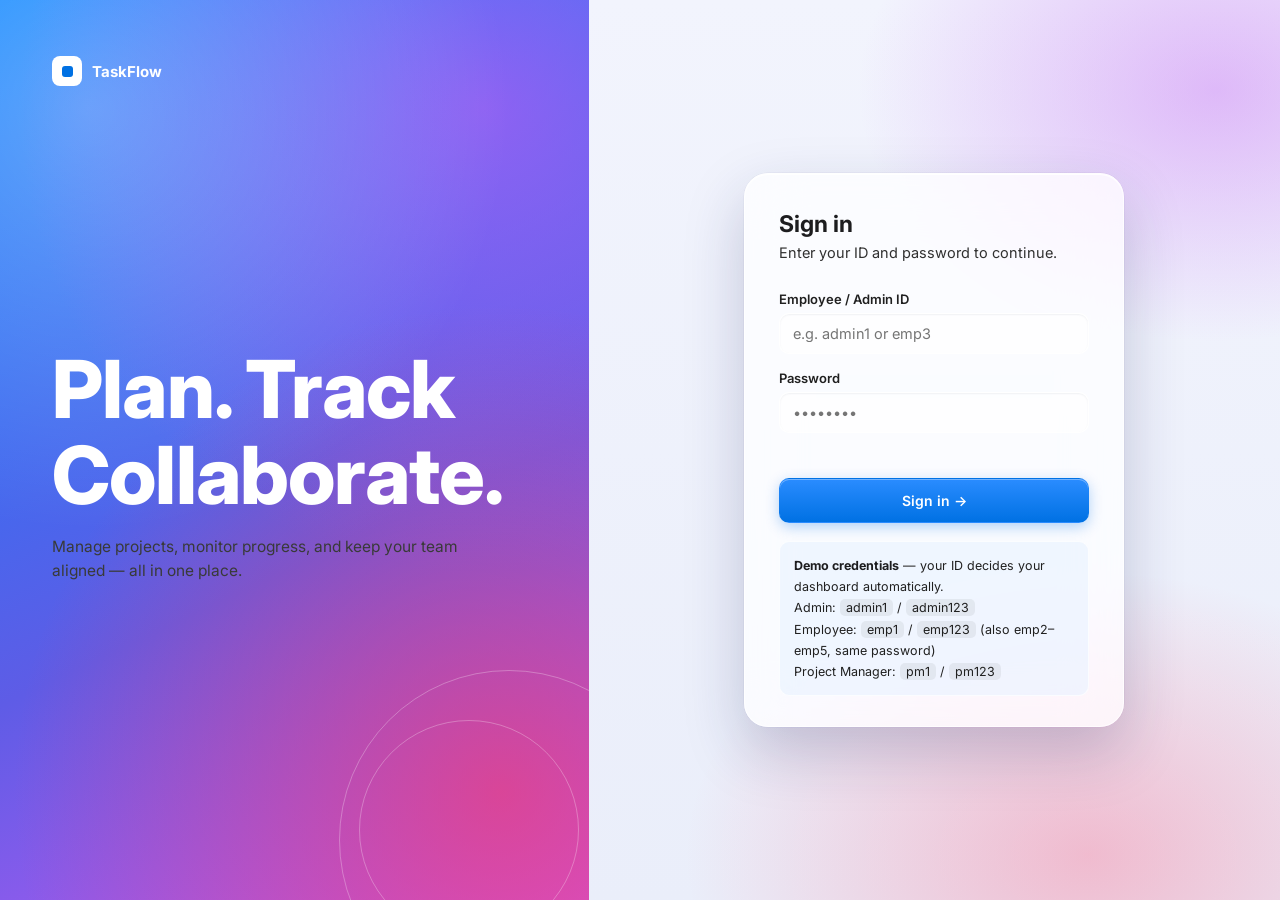
<file: index.html>
<!doctype html>
<html lang="en">
  <head>
    <meta charset="UTF-8" />
    <meta
      name="viewport"
      content="width=device-width, initial-scale=1, viewport-fit=cover"
    />
    <title>TaskFlow — Sign in</title>
    <link rel="preconnect" href="https://fonts.googleapis.com" />
    <link rel="preconnect" href="https://fonts.gstatic.com" crossorigin />
    <link
      href="https://fonts.googleapis.com/css2?family=Inter:wght@400;500;600;700&display=swap"
      rel="stylesheet"
    />
    <link rel="stylesheet" href="styles.css" />
    <link rel="stylesheet" href="mobile.css" />
    <link rel="stylesheet" href="glass.css" />
    <script type="module" src="js/supabase.js"></script>
  </head>

  <body>
    <!-- ============ LOGIN SCREEN ============ -->
    <div id="login-screen">
      <div class="login-brand">
        <div class="brand-mark">
          <div class="mark"><span></span></div>
          TaskFlow
        </div>
        <div class="login-copy">
          <h1>Plan. Track<br />Collaborate.</h1>
          <p>
            Manage projects, monitor progress, and keep your team aligned — all
            in one place.
          </p>
        </div>
        <div></div>
      </div>
      <div class="login-form-wrap">
        <form class="login-form" id="login-form">
          <h2>Sign in</h2>
          <p class="sub">Enter your ID and password to continue.</p>

          <div class="field">
            <label for="login-id">Employee / Admin ID</label>
            <input
              id="login-id"
              type="text"
              placeholder="e.g. admin1 or emp3"
              autocomplete="username"
              autocapitalize="none"
              autocorrect="off"
              spellcheck="false"
              enterkeyhint="next"
              required
            />
          </div>
          <div class="field">
            <label for="login-pass">Password</label>
            <input
              id="login-pass"
              type="password"
              placeholder="••••••••"
              autocomplete="current-password"
              enterkeyhint="go"
              required
            />
          </div>
          <p class="error-text" id="login-error"></p>
          <button
            type="submit"
            class="btn btn-primary"
            style="width: 100%; padding: 13px"
          >
            Sign in →
          </button>

          <div class="demo-creds">
            <b>Demo credentials</b> — your ID decides your dashboard
            automatically.<br />
            Admin: <code>admin1</code> / <code>admin123</code><br />
            Employee: <code>emp1</code> / <code>emp123</code> (also emp2–emp5,
            same password)<br />
            Project Manager: <code>pm1</code> / <code>pm123</code>
          </div>
        </form>
      </div>
    </div>

    <script type="module" src="js/data.js"></script>
    <script type="module" src="js/common.js"></script>
    <script type="module" src="js/login.js"></script>
  </body>
</html>
</file>
<file: styles.css>
/* ============================================================
   WWDC 2026 theme — Apple "Liquid Glass" look.
   Token NAMES are unchanged (--lime = primary accent, etc.) so every
   page/JS file keeps working; only the VALUES changed:
     --lime  → Apple blue   --paper → system grey background
   ============================================================ */
:root {
  --lime: #0071e3;
  --lime-dark: #0058b0;
  --lime-pale: #e8f2ff;
  --ink: #1d1d1f;
  --ink-soft: #202020;
  --paper: #f5f5f7;
  --surface: #ffffff;
  --line: #e5e5ea;
  --muted: #303030;
  --amber: #b86e00;
  --amber-bg: #fff3dc;
  --teal: #248a3d;
  --teal-bg: #e4f6e9;
  --coral: #d70015;
  --coral-bg: #ffe8eb;
  --slate: #6e6e73;
  --slate-bg: #efeff4;
  --purple: #5e5ce6;
  --pink: #ff375f;
  --glass: rgba(255, 255, 255, 0.72);
  --shadow: 0 1px 2px rgba(0, 0, 0, 0.05), 0 12px 32px rgba(0, 0, 0, 0.07);
  color-scheme: light;
  box-sizing: border-box;
  padding-top: env(safe-area-inset-top, 0px);
  padding-bottom: env(safe-area-inset-bottom, 0px);
}

*,
*::before,
*::after {
  box-sizing: inherit;
}

html {
  scroll-padding-top: env(safe-area-inset-top, 0px);
  height: 100%;
}

body {
  height: 100%;
  margin: 0;
  background-color: var(--paper);
  background-image:
    radial-gradient(60% 50% at 8% 0%, rgba(10, 132, 255, 0.14), transparent 70%),
    radial-gradient(50% 45% at 100% 8%, rgba(191, 90, 242, 0.13), transparent 70%),
    radial-gradient(55% 45% at 90% 100%, rgba(255, 55, 95, 0.09), transparent 70%);
  background-attachment: fixed;
  color: var(--ink);
  font-family:
    "Inter",
    system-ui,
    -apple-system,
    sans-serif;
  -webkit-font-smoothing: antialiased;
}

h1,
h2,
h3,
.display {
  font-family: -apple-system, BlinkMacSystemFont, "SF Pro Display", "SF Pro Text", "Inter", system-ui, system-ui, sans-serif;
}

::selection {
  background: var(--lime);
  color: #fff;
}

button {
  font-family: inherit;
}

input,
select,
textarea {
  font-family: inherit;
}

a {
  color: inherit;
}

/* ---------- utility ---------- */
.hidden {
  display: none !important;
}

.scrollx {
  overflow-x: auto;
}

.btn {
  display: inline-flex;
  align-items: center;
  justify-content: center;
  gap: 8px;
  border: 1px solid transparent;
  border-radius: 10px;
  padding: 10px 16px;
  font-size: 14px;
  font-weight: 600;
  cursor: pointer;
  transition:
    transform 0.08s ease,
    background 0.15s ease,
    border-color 0.15s ease;
  white-space: nowrap;
}

.btn:active {
  transform: scale(0.97);
}

.btn-primary {
  background: linear-gradient(180deg, #2a8cff, var(--lime));
  color: #fff;
}

.btn-primary:hover {
  background: #0062c4;
}

.btn-lime {
  background: var(--lime);
  color: #fff;
}

.btn-lime:hover {
  background: #0062c4;
}

.btn-ghost {
  background: transparent;
  color: var(--ink-soft);
  border-color: var(--line);
}

.btn-ghost:hover {
  border-color: var(--ink-soft);
}

.btn-danger {
  background: var(--coral-bg);
  color: var(--coral);
}

.btn-danger:hover {
  background: #ffc9d0;
}

.btn-sm {
  padding: 6px 12px;
  font-size: 13px;
  border-radius: 8px;
}

.btn:disabled {
  opacity: 0.5;
  cursor: not-allowed;
}

.field {
  display: flex;
  flex-direction: column;
  gap: 6px;
  margin-bottom: 16px;
}

.field label {
  font-size: 13px;
  font-weight: 600;
  color: var(--ink-soft);
}

.field input,
.field select,
.field textarea {
  border: 1.5px solid var(--line);
  border-radius: 10px;
  padding: 11px 13px;
  font-size: 14.5px;
  color: var(--ink);
  background: var(--surface);
  outline: none;
  transition:
    border-color 0.15s ease,
    box-shadow 0.15s ease;
}

.field input:focus,
.field select:focus,
.field textarea:focus {
  border-color: var(--lime-dark);
  box-shadow: 0 0 0 3px rgba(0, 113, 227, 0.25);
}

.field textarea {
  resize: vertical;
  min-height: 70px;
  line-height: 1.5;
}

.hint {
  font-size: 12.5px;
  color: var(--muted);
}

.error-text {
  font-size: 13px;
  color: var(--coral);
  font-weight: 600;
  min-height: 16px;
}

.badge {
  display: inline-flex;
  align-items: center;
  gap: 5px;
  padding: 4px 10px;
  border-radius: 999px;
  font-size: 12px;
  font-weight: 700;
  letter-spacing: 0.01em;
}

.badge-todo {
  background: var(--slate-bg);
  color: var(--slate);
}

.badge-progress {
  background: var(--amber-bg);
  color: var(--amber);
}

.badge-review {
  background: #ecebff;
  color: #4b49c8;
}

.badge-done {
  background: var(--teal-bg);
  color: var(--teal);
}

.badge-overdue {
  background: var(--coral-bg);
  color: var(--coral);
}

.dot {
  width: 7px;
  height: 7px;
  border-radius: 50%;
  background: currentColor;
  flex: none;
}

.avatar {
  width: 34px;
  height: 34px;
  border-radius: 50%;
  display: inline-flex;
  align-items: center;
  justify-content: center;
  font-weight: 700;
  font-size: 13px;
  color: var(--ink);
  flex: none;
}

.avatar-lg {
  width: 52px;
  height: 52px;
  font-size: 18px;
}

:focus-visible {
  outline: 2.5px solid var(--lime-dark);
  outline-offset: 2px;
}

/* ---------- LOGIN ---------- */
#login-screen {
  min-height: 100%;
  display: flex;
}

.login-brand {
  flex: 1 1 46%;
  background:
    radial-gradient(circle at 15% 12%, rgba(255, 255, 255, 0.3), transparent 45%),
    radial-gradient(circle at 85% 88%, rgba(255, 55, 95, 0.6), transparent 52%),
    radial-gradient(circle at 82% 12%, rgba(191, 90, 242, 0.65), transparent 50%),
    linear-gradient(155deg, #0a84ff 0%, #5e5ce6 60%, #bf5af2 100%);
  color: #fff;
  padding: 56px 52px;
  display: flex;
  flex-direction: column;
  justify-content: space-between;
  position: relative;
  overflow: hidden;
  min-height: 320px;
}

.login-brand::after {
  content: "";
  position: absolute;
  right: -90px;
  bottom: -110px;
  width: 340px;
  height: 340px;
  border-radius: 50%;
  border: 1px solid rgba(255, 255, 255, 0.28);
}

.login-brand::before {
  content: "";
  position: absolute;
  right: 10px;
  bottom: -40px;
  width: 220px;
  height: 220px;
  border-radius: 50%;
  border: 1px solid rgba(255, 255, 255, 0.28);
}

.brand-mark {
  display: flex;
  align-items: center;
  gap: 10px;
  font-weight: 700;
  font-size: 15px;
  position: relative;
  z-index: 1;
}

.brand-mark .mark {
  width: 30px;
  height: 30px;
  border-radius: 8px;
  background: #fff;
  display: flex;
  align-items: center;
  justify-content: center;
}

.brand-mark .mark span {
  width: 11px;
  height: 11px;
  background: var(--lime);
  border-radius: 3px;
}

.login-copy {
  position: relative;
  z-index: 1;
  max-width: 420px;
}

.login-copy h1 {
  font-size: clamp(80px, 4vw, 42px);
  line-height: 1.08;
  margin: 0 0 16px;
  font-weight: 800;
  letter-spacing: -0.01em;
}

.login-copy p {
  font-size: 15.5px;
  line-height: 1.6;
  color: var(--ink-soft);
  color: #393a38;
  margin: 0;
}

.login-stats {
  display: flex;
  gap: 28px;
  position: relative;
  z-index: 1;
  margin-top: 36px;
  flex-wrap: wrap;
}

.login-stats div b {
  display: block;
  font-family: -apple-system, BlinkMacSystemFont, "SF Pro Display", "SF Pro Text", "Inter", system-ui;
  font-size: 26px;
}

.login-stats div span {
  font-size: 12.5px;
  color: var(--ink-soft);
}

.login-form-wrap {
  flex: 1 1 54%;
  display: flex;
  align-items: center;
  justify-content: center;
  padding: 40px 24px;
  background: var(--surface);
}

.login-form {
  width: 100%;
  max-width: 380px;
}

.login-form h2 {
  font-size: 23px;
  margin: 0 0 6px;
}

.login-form > p.sub {
  margin: 0 0 30px;
  color: var(--muted);
  font-size: 14.5px;
}

.role-toggle {
  display: flex;
  gap: 8px;
  background: var(--paper);
  border: 1px solid var(--line);
  border-radius: 11px;
  padding: 4px;
  margin-bottom: 22px;
}

.role-toggle button {
  flex: 1;
  border: none;
  background: transparent;
  padding: 9px 10px;
  border-radius: 8px;
  font-size: 13.5px;
  font-weight: 600;
  color: var(--muted);
  cursor: pointer;
  transition: all 0.15s ease;
}

.role-toggle button.active {
  background: var(--ink);
  color: var(--lime);
}

.demo-creds {
  margin-top: 18px;
  padding: 13px 14px;
  background: var(--lime-pale);
  border-radius: 10px;
  font-size: 12.5px;
  color: var(--ink-soft);
  line-height: 1.7;
}

.demo-creds b {
  color: var(--ink);
}

.demo-creds code {
  background: rgba(0, 0, 0, 0.06);
  padding: 1px 6px;
  border-radius: 5px;
  font-family: -apple-system, BlinkMacSystemFont, "SF Pro Display", "SF Pro Text", "Inter", system-ui;
}

/* ---------- APP SHELL ---------- */
#app-shell {
  display: none;
  min-height: 100%;
}

#app-shell.active {
  display: flex;
}

.sidebar {
  width: 236px;
  flex: none;
  background: rgba(29, 29, 31, 0.94);
  backdrop-filter: saturate(180%) blur(24px);
  -webkit-backdrop-filter: saturate(180%) blur(24px);
  color: #e5e5ea;
  display: flex;
  flex-direction: column;
  padding: 22px 16px;
  position: sticky;
  top: 0;
  height: 100vh;
  height: 100dvh;
}

.sidebar .brand-mark {
  color: #fff;
  margin-bottom: 30px;
  padding-left: 6px;
}

.sidebar .brand-mark .mark {
  background: linear-gradient(135deg, #0a84ff, #bf5af2);
}

.sidebar .brand-mark .mark span {
  background: #fff;
}

.nav-group {
  margin-bottom: 22px;
}

.nav-label {
  font-size: 11px;
  text-transform: none;
  color: #8e8e93;
  font-weight: 600;
  padding: 0 10px;
  margin-bottom: 8px;
  letter-spacing: 0.02em;
}

.nav-item {
  display: flex;
  align-items: center;
  gap: 11px;
  padding: 10px 11px;
  border-radius: 9px;
  font-size: 14px;
  font-weight: 500;
  color: #d1d1d6;
  cursor: pointer;
  margin-bottom: 2px;
  border: none;
  background: none;
  width: 100%;
  text-align: left;
}

.nav-item svg {
  flex: none;
  opacity: 0.85;
}

.nav-item:hover {
  background: rgba(255, 255, 255, 0.06);
  color: #fff;
}

.nav-item.active {
  background: var(--lime);
  color: #fff;
  font-weight: 700;
}

.nav-item.active svg {
  opacity: 1;
}

.nav-item .count {
  margin-left: auto;
  font-size: 11.5px;
  background: rgba(255, 255, 255, 0.12);
  padding: 1px 7px;
  border-radius: 999px;
}

.nav-item.active .count {
  background: rgba(255, 255, 255, 0.25);
}

.sidebar-foot {
  margin-top: auto;
  border-top: 1px solid rgba(255, 255, 255, 0.1);
  padding-top: 14px;
  display: flex;
  align-items: center;
  gap: 10px;
}

.sidebar-foot .who {
  flex: 1;
  min-width: 0;
}

.sidebar-foot .who b {
  display: block;
  font-size: 13.5px;
  color: #fff;
  white-space: nowrap;
  overflow: hidden;
  text-overflow: ellipsis;
}

.sidebar-foot .who span {
  font-size: 12px;
  color: #98989d;
}

.icon-btn {
  background: none;
  border: none;
  color: #aeaeb2;
  cursor: pointer;
  padding: 6px;
  border-radius: 7px;
  display: flex;
}

.icon-btn:hover {
  background: rgba(255, 255, 255, 0.08);
  color: #fff;
}

.main {
  flex: 1;
  min-width: 0;
}

.topbar {
  position: sticky;
  top: 0;
  z-index: 5;
  background: rgba(245, 245, 247, 0.72);
  backdrop-filter: saturate(180%) blur(20px);
  -webkit-backdrop-filter: saturate(180%) blur(20px);
  border-bottom: 1px solid var(--line);
  padding: 18px 32px;
  display: flex;
  align-items: center;
  justify-content: space-between;
  gap: 16px;
}

.topbar h1 {
  font-size: 20px;
  margin: 0;
}

.topbar .sub {
  font-size: 13px;
  color: var(--muted);
  margin-top: 2px;
}

.topbar-actions {
  display: flex;
  gap: 10px;
  align-items: center;
}

.view {
  padding: 28px 32px 60px;
}

.view-head {
  display: flex;
  align-items: flex-start;
  justify-content: space-between;
  gap: 20px;
  margin-bottom: 22px;
  flex-wrap: wrap;
}

/* stat cards */
.stat-grid {
  display: flex;
  flex-direction: column;
  gap: 12px;
  margin-bottom: 28px;
}

.stat-card {
  background: var(--surface);
  border: 1px solid var(--line);
  border-radius: 14px;
  padding: 18px 20px;
}

.stat-card .label {
  font-size: 12.5px;
  color: var(--muted);
  font-weight: 600;
  margin-bottom: 10px;
  width: 100%;
}

.stat-card .num {
  font-family: -apple-system, BlinkMacSystemFont, "SF Pro Display", "SF Pro Text", "Inter", system-ui;
  font-size: 30px;
  font-weight: 600;
}

.stat-card .delta {
  font-size: 12px;
  margin-top: 6px;
  color: var(--muted);
}

#admin-stat,
#emp-mytasks-top,
#pm-stat {
  display: grid;
  grid-template-columns: 1fr 0.6fr;
  gap: 20px;
  margin-top: -0px;
  margin-bottom: 20px;
}

#admin-stat .panel,
#emp-mytasks-top .panel,
#pm-stat .panel {
  height: 100%;
}

#admin-stat .panel-body,
#emp-mytasks-top .panel-body,
#pm-stat .panel-body {
  /* min-height: 350px; */
  /* max-height: 500px; */
  overflow-y: auto;
}

/* panels */
.panel {
  background: var(--surface);
  border: 1px solid var(--line);
  border-radius: 14px;
  overflow: hidden;
  margin-bottom: 20px;
}

.panel-head {
  padding: 16px 20px;
  border-bottom: 1px solid var(--line);
  display: flex;
  align-items: center;
  justify-content: space-between;
  gap: 12px;
  flex-wrap: wrap;
  grid-column: span(1);
}

.panel-head h3 {
  margin: 0;
  font-size: 15.5px;
}

.panel-body {
  padding: 4px;
}

/* task row */
.task-row {
  display: flex;
  align-items: center;
  gap: 14px;
  margin-bottom: 5px;
  padding: 14px 18px;
  border-left: 3px solid transparent;
  cursor: pointer;
  border-radius: 10px;
  transition: background 0.12s ease;
}

.task-row:hover {
  background: var(--paper);
}

.task-row.status-todo {
  border-left-color: var(--slate);
}

.task-row.status-progress {
  border-left-color: var(--amber);
}

.task-row.status-review {
  border-left-color: #4b49c8;
}

.task-row.status-done {
  border-left-color: var(--teal);
}

.task-row.status-overdue {
  border-left-color: var(--coral);
}

.task-main {
  flex: 1;
  min-width: 0;
}

.task-main .t-title {
  font-weight: 600;
  font-size: 14.5px;
  margin-bottom: 4px;
  display: flex;
  align-items: center;
  gap: 8px;
}

.task-main .t-meta {
  font-size: 12.5px;
  color: var(--muted);
  display: flex;
  gap: 12px;
  flex-wrap: wrap;
  align-items: center;
}

.t-meta .req-badge {
  color: var(--coral);
  font-weight: 700;
}

.task-progress-mini {
  width: 120px;
  flex: none;
}

.pbar {
  height: 6px;
  border-radius: 999px;
  background: var(--line);
  overflow: hidden;
}

.pbar > div {
  height: 100%;
  background: var(--lime-dark);
  border-radius: 999px;
}

.progress-num {
  font-size: 11.5px;
  color: var(--muted);
  margin-top: 4px;
  text-align: right;
}

.assignee-stack {
  display: flex;
  flex: none;
}

.assignee-stack .avatar {
  width: 28px;
  height: 28px;
  font-size: 11px;
  border: 2px solid var(--surface);
  margin-left: -8px;
}

.assignee-stack .avatar:first-child {
  margin-left: 0;
}

.empty-row {
  text-align: center;
  padding: 40px 20px;
  color: var(--muted);
  font-size: 14px;
}

/* table generic */
table {
  width: 100%;
  border-collapse: collapse;
  font-size: 14px;
}

th {
  text-align: left;
  font-size: 11.5px;
  color: var(--muted);
  font-weight: 600;
  padding: 12px 18px;
  border-bottom: 1px solid var(--line);
}

td {
  padding: 13px 18px;
  border-bottom: 1px solid var(--line);
  vertical-align: middle;
}

tr:last-child td {
  border-bottom: none;
}

tr.clickable {
  cursor: pointer;
}

tr.clickable:hover {
  background: var(--paper);
}

/* team cards */
.team-grid {
  display: grid;
  grid-template-columns: repeat(auto-fill, minmax(260px, 1fr));
  gap: 14px;
}

.team-card {
  background: var(--surface);
  border: 1px solid var(--line);
  border-radius: 14px;
  padding: 18px;
}

.team-card h4 {
  margin: 0 0 4px;
  font-size: 15.5px;
}

.team-card .tcount {
  font-size: 12.5px;
  color: var(--muted);
  margin-bottom: 14px;
}

.team-members {
  display: flex;
  flex-wrap: wrap;
  gap: 8px;
}

.member-chip {
  display: flex;
  align-items: center;
  gap: 7px;
  background: var(--paper);
  border: 1px solid var(--line);
  border-radius: 999px;
  padding: 4px 10px 4px 4px;
  font-size: 12.5px;
  font-weight: 600;
}

.member-chip .avatar {
  width: 22px;
  height: 22px;
  font-size: 10px;
}

/* modal */
.modal-backdrop {
  position: fixed;
  inset: 0;
  background: rgba(0, 0, 0, 0.35);
  z-index: 50;
  display: flex;
  align-items: flex-start;
  justify-content: center;
  padding: 40px 16px;
  /* overflow-y: auto; */
  margin-top: -1%;
}

.modal-backdrop.hidden {
  display: none;
}

.modal {
  background: var(--surface);
  border-radius: 16px;
  width: 100%;
  max-width: 540px;
  box-shadow: var(--shadow);
  animation: pop 0.18s ease;
}

@keyframes pop {
  from {
    opacity: 0;
    transform: translateY(8px) scale(0.98);
  }

  to {
    opacity: 1;
    transform: none;
  }
}

.modal-head {
  padding: 20px 24px;
  border-bottom: 1px solid var(--line);
  display: flex;
  align-items: center;
  justify-content: space-between;
}

.modal-head h3 {
  margin: 0;
  font-size: 17px;
}

.modal-close {
  background: none;
  border: none;
  cursor: pointer;
  color: var(--muted);
  padding: 4px;
  border-radius: 8px;
}

.modal-close:hover {
  background: var(--paper);
  color: var(--ink);
}

.modal-body {
  padding: 22px 24px;
  max-height: 82vh;
  overflow-y: auto;
}

.modal-foot {
  padding: 16px 24px;
  border-top: 1px solid var(--line);
  display: flex;
  justify-content: flex-end;
  gap: 10px;
}

.row-2 {
  display: grid;
  grid-template-columns: 1fr 1fr;
  gap: 14px;
}

.checkbox-list {
  display: flex;
  flex-direction: column;
  gap: 2px;
  max-height: 220px;
  overflow-y: auto;
  border: 1.5px solid var(--line);
  border-radius: 10px;
  padding: 6px;
}

.checkbox-item {
  display: flex;
  align-items: center;
  gap: 10px;
  padding: 8px 10px;
  border-radius: 8px;
  cursor: pointer;
  font-size: 14px;
}

.checkbox-item:hover {
  background: var(--paper);
}

.checkbox-item input {
  width: 16px;
  height: 16px;
  accent-color: var(--lime-dark);
}

.radio-choice {
  display: flex;
  gap: 10px;
}

.radio-choice label {
  flex: 1;
  border: 1.5px solid var(--line);
  border-radius: 10px;
  padding: 10px 12px;
  font-size: 13.5px;
  font-weight: 600;
  display: flex;
  align-items: center;
  gap: 8px;
  cursor: pointer;
  color: var(--ink-soft);
}

.radio-choice input {
  accent-color: var(--lime-dark);
}

.radio-choice input:checked + span {
  color: var(--ink);
}

/* task detail */
.detail-meta-grid {
  display: grid;
  grid-template-columns: 1fr 1fr;
  gap: 14px;
  margin-bottom: 18px;
}

.detail-meta-grid .mi {
  background: var(--paper);
  border-radius: 10px;
  padding: 10px 13px;
}

.detail-meta-grid .mi .k {
  font-size: 11px;
  color: var(--muted);
  font-weight: 600;
  margin-bottom: 3px;
}

.detail-meta-grid .mi .v {
  font-size: 14px;
  font-weight: 600;
}

.update-banner {
  background: var(--coral-bg);
  color: var(--coral);
  border-radius: 10px;
  padding: 12px 14px;
  font-size: 13.5px;
  font-weight: 600;
  margin-bottom: 16px;
  display: flex;
  align-items: center;
  gap: 9px;
}

.section-title {
  font-size: 12.5px;
  font-weight: 700;
  color: var(--ink-soft);
  text-transform: none;
  margin: 20px 0 10px;
  letter-spacing: 0.01em;
}

.slider-row {
  display: flex;
  align-items: center;
  gap: 14px;
}

.slider-row input[type="range"] {
  flex: 1;
  accent-color: var(--lime-dark);
  height: 6px;
}

.slider-row .pct {
  font-family: -apple-system, BlinkMacSystemFont, "SF Pro Display", "SF Pro Text", "Inter", system-ui;
  font-size: 20px;
  font-weight: 600;
  width: 56px;
  text-align: right;
}

.file-item {
  display: flex;
  align-items: center;
  gap: 10px;
  background: var(--paper);
  border-radius: 9px;
  padding: 9px 12px;
  font-size: 13.5px;
  margin-bottom: 6px;
}

.file-item svg {
  flex: none;
  color: var(--lime-dark);
}

.file-item .fname {
  flex: 1;
  font-weight: 600;
}

.file-item .fdate {
  color: var(--muted);
  font-size: 12px;
}

.upload-zone {
  border: 1.5px dashed var(--line);
  border-radius: 10px;
  padding: 18px;
  text-align: center;
  cursor: pointer;
  color: var(--muted);
  font-size: 13px;
  transition:
    border-color 0.15s ease,
    background 0.15s ease;
}

.upload-zone:hover {
  border-color: var(--lime-dark);
  background: var(--lime-pale);
}

.report-item {
  border-bottom: 1px solid var(--line);
  padding: 11px 0;
}

.report-item:last-child {
  border-bottom: none;
}

.report-item .r-meta {
  font-size: 12px;
  color: var(--muted);
  margin-bottom: 4px;
}

.report-item .r-text {
  font-size: 14px;
  line-height: 1.55;
}

#toast-wrap {
  position: fixed;
  top: 20px;
  right: 20px;
  z-index: 9999;
  display: flex;
  flex-direction: column;
  gap: 10px;
}

.toast {
  min-width: 280px;
  max-width: 380px;
  padding: 14px 18px;
  border-radius: 12px;
  color: #fff;
  font-size: 14px;
  font-weight: 500;
  display: flex;
  align-items: center;
  gap: 10px;
  box-shadow: 0 12px 30px rgba(0, 0, 0, 0.18);
  animation: toastSlide 0.25s ease;
}

.toast-success {
  background: #16a34a;
}

.toast-error {
  background: #dc2626;
}

.toast-info {
  background: #2563eb;
}

.upload-zone {
  border: 2px dashed var(--line);
  border-radius: 12px;
  padding: 20px;
  text-align: center;
  cursor: pointer;
  transition: 0.2s;
}

.upload-zone:hover {
  border-color: var(--lime);
  background: rgba(0, 113, 227, 0.05);
}

.file-list {
  margin-top: 10px;
  display: flex;
  flex-direction: column;
  gap: 6px;
}

.file-chip {
  display: flex;
  align-items: center;
  justify-content: space-between;
  padding: 8px 12px;
  border: 1px solid var(--line);
  border-radius: 8px;
  font-size: 13px;
}

.file-remove {
  cursor: pointer;
  color: #ef4444;
  font-weight: 600;
}

@keyframes toastSlide {
  from {
    opacity: 0;
    transform: translateX(30px);
  }

  to {
    opacity: 1;
    transform: translateX(0);
  }
}

@media (max-width: 880px) {
  .sidebar {
    position: fixed;
    left: 0;
    top: 0;
    bottom: 0;
    z-index: 40;
    transform: translateX(-100%);
    transition: transform 0.2s ease;
    box-shadow: 0 0 40px rgba(0, 0, 0, 0.3);
  }

  .sidebar.open {
    transform: none;
  }

  .main {
    width: 100%;
  }

  .login-brand {
    display: none;
  }

  .view {
    padding: 20px 16px 50px;
  }

  .topbar {
    padding: 14px 16px;
  }

  .detail-meta-grid,
  .row-2 {
    grid-template-columns: 1fr;
  }

  .sidebar-scrim {
    position: fixed;
    inset: 0;
    background: rgba(0, 0, 0, 0.4);
    z-index: 39;
    display: none;
  }

  .sidebar-scrim.show {
    display: block;
  }
}

/* ================= EMPLOYEE FILTERS ================= */

.employee-filters {
  display: flex;
  flex-wrap: wrap;
  gap: 0px;
  margin-bottom: 18px;
  align-items: center;
}

.employee-filters input,
.employee-filters select {
  height: 42px;
  border: none;
  border-bottom: 1.5px solid var(--line);
  background: var(--panel);
  color: var(--ink);
  padding: 0 14px;
  font-size: 14px;
  transition: all 0.2s ease;
}

.employee-filters input {
  flex: 1;
  min-width: 240px;
}

.employee-filters select {
  border: 1.5px solid var(--line);
  /* border-radius:12px; */
  /* min-width:10px; */
  cursor: pointer;
}

.employee-filters input:focus,
.employee-filters select:focus {
  outline: none;
  border-color: var(--lime);
  box-shadow: 0 0 0 3px rgba(0, 113, 227, 0.12);
}

.employee-filters input::placeholder {
  color: var(--ink-soft);
}

/* Filter labels if you add them later */

.filter-group {
  display: flex;
  flex-direction: column;
  gap: 6px;
}

.filter-group label {
  font-size: 12px;
  font-weight: 600;
  color: var(--ink-soft);
}

.selected-members-bar {
  display: flex;
  gap: 10px;
  flex-wrap: wrap;
  padding: 10px 0 14px;
  border-bottom: 1px solid var(--line);
  margin-bottom: 14px;
  min-height: 50px;
}

.selected-chip {
  display: flex;
  align-items: center;
  gap: 8px;
  background: #f4f6f8;
  border: 1px solid var(--line);
  border-radius: 999px;
  padding: 2px 10px 2px 2px;
}

.selected-chip .remove {
  width: 22px;
  height: 22px;
  border: none;
  border-radius: 50%;
  cursor: pointer;
  background: #ffdddd;
  /* color:#b00020; */
  font-weight: 700;
}

.selected-chip .remove:hover {
  background: #ffcaca;
}

.btn-disabled {
  opacity: 0.5;
  cursor: not-allowed;
  pointer-events: none;
}

.status-chart-layout {
  display: grid;
  grid-template-columns: 0.8fr 1fr;
  gap: 24px;
  align-items: center;
  padding: 20px;
}

#admin-stats {
  grid-column: 1;
}

#admin-stat .chart-wrap {
  grid-column: 2;
}

.status-list {
  flex: 1;
  display: flex;
  flex-direction: column;
  gap: 12px;
}

.chart-wrap {
  flex-shrink: 0;
}

.chart-wrap canvas {
  width: 100% !important;
  height: 100% !important;
}

/* .chart-wrap text {
  font-size: 10px;
} */

.department-grid {
  display: grid;
  grid-template-columns: repeat(auto-fill, minmax(300px, 1fr));
  gap: 18px;
}

.department-card {
  background: var(--surface);
  border: 1px solid var(--line);
  border-radius: 16px;
  padding: 18px;
}

.department-card h3 {
  margin: 0 0 10px;
}

.department-count {
  font-size: 32px;
  font-weight: 700;
  margin-bottom: 12px;
}

.department-members {
  display: flex;
  flex-wrap: wrap;
  gap: 8px;
}

.department-member {
  background: rgba(255, 255, 255, 0.05);
  border: 1px solid var(--line);
  padding: 6px 10px;
  border-radius: 20px;
  font-size: 13px;
}

#emp-team-content {
  .panel-body {
    padding: 10px 40px;
  }

  .panel {
    background-color: transparent;
    border: none;
  }
}

#selected-team-area {
  .panel {
    background-color: white;
    border: non;
  }
}

.team-grid {
  display: grid;
  grid-template-columns: repeat(auto-fill, minmax(250px, 1fr));
  gap: 16px;
  background-color: transparent;
}

.team-card {
  background: #fff;
  border: 1px solid var(--line);
  border-radius: 14px;
  padding: 18px;
  cursor: pointer;
  transition: 0.2s;
}

.team-card:hover {
  transform: translateY(-3px);
  box-shadow: 0 10px 20px rgba(0, 0, 0, 0.08);
}

.team-members {
  display: flex;
  flex-wrap: wrap;
  gap: 10px;
}

.member-chip {
  display: flex;
  align-items: center;
  gap: 8px;
  padding: 8px 12px;
  border-radius: 20px;
  background: #f3f4f6;
}

.team-message-box {
  margin-top: 20px;
  background: #fff;
  border: 1px solid var(--line);
  border-radius: 16px;
  padding: 18px;
}

.team-message-header {
  display: flex;
  justify-content: space-between;
  align-items: center;
  margin-bottom: 12px;
}

.team-message-header h4 {
  margin: 0;
  font-size: 16px;
}

.team-message-header span {
  font-size: 12px;
  color: #777;
}

#team-message {
  width: 100%;
  min-height: 120px;
  resize: vertical;
  border: 1px solid var(--line);
  border-radius: 12px;
  padding: 14px;
  font-size: 14px;
  font-family: inherit;
  outline: none;
  transition: 0.2s;
}

#team-message:focus {
  border-color: var(--lime);
  box-shadow: 0 0 0 3px rgba(0, 113, 227, 0.12);
}

.team-message-actions {
  margin-top: 12px;
  display: flex;
  justify-content: space-between;
  align-items: center;
}

#message-char-count {
  font-size: 12px;
  color: #777;
}

.btn-ghost {
  background-color: white;
}

/* ================= SCROLLBAR ================= */

/* Firefox
* {
  scrollbar-width: thin;
  scrollbar-color: var(--ink) transparent;
} */

/* WebKit (Chrome, Edge, Safari) */
::-webkit-scrollbar {
  width: 10px;
  height: 10px;
}

/* ::-webkit-scrollbar-track { */
/* background: transparent; */
/* } */

::-webkit-scrollbar-thumb {
  background: var(--ink);
  border-radius: 0px;
  border: 2px solid var(--surface);
  background-clip: padding-box;
}

::-webkit-scrollbar-thumb:hover {
  background: var(--lime);
  background-clip: padding-box;
}

::-webkit-scrollbar-corner {
  background: transparent;
}

::-webkit-scrollbar-track-piece {
  background-color: transparent;
}

/* @media (max-width:900px) {

  .status-chart-layout {
    flex-direction: column;
  }

  .chart-wrap {
    width: 280px;
    height: 280px;
  }

} */

/* Mobile */

@media (max-width: 768px) {
  .employee-filters {
    flex-direction: column;
    align-items: stretch;
  }

  .employee-filters input,
  .employee-filters select {
    width: 100%;
    min-width: unset;
  }
}

@media (prefers-reduced-motion: reduce) {
  * {
    animation-duration: 0.001ms !important;
    transition-duration: 0.001ms !important;
  }
}

/* ============================================================
mobile.css — Mobile & Small Screen Overrides
Load this AFTER styles.css and worksheet.css.
Optimized for screens <= 768px.
============================================================ */

/* ---------- General Layout & Topbar ---------- */
@media (max-width: 768px) {
  .topbar {
    padding: 12px 16px;
    gap: 12px;
  }

  .topbar h1 {
    font-size: 18px;
    white-space: nowrap;
    overflow: hidden;
    text-overflow: ellipsis;
  }

  .topbar .sub {
    display: none;
    /* Hide subtitle on small screens to save space */
  }

  .topbar-actions {
    gap: 8px;
  }

  .topbar-actions .btn {
    padding: 8px 12px;
    font-size: 13px;
  }

  .view {
    padding: 16px 12px 80px;
    /* Extra bottom padding for mobile scroll */
  }

  .view-head {
    flex-direction: column;
    gap: 12px;
    margin-bottom: 16px;
  }

  .view-head h2 {
    font-size: 20px;
  }
}

/* ---------- Grids & Panels ---------- */
@media (max-width: 768px) {
  /* Stat grids */
  #admin-stat,
  #emp-mytasks-top,
  #pm-stat {
    grid-template-columns: 1fr;
    gap: 16px;
  }

  .stat-grid {
    grid-template-columns: 1fr 1fr;
    /* 2 columns for stat cards on mobile */
    gap: 10px;
  }

  .stat-card {
    padding: 14px 16px;
  }

  .stat-card .num {
    font-size: 24px;
  }

  /* Panel adjustments */
  .panel {
    border-radius: 12px;
    margin-bottom: 16px;
  }

  .panel-head {
    padding: 14px 16px;
    flex-direction: column;
    align-items: flex-start;
    gap: 10px;
  }

  .panel-head h3 {
    font-size: 15px;
  }

  .panel-body {
    padding: 0;
    /* Remove padding so tables/rows can edge-to-edge if needed */
  }

  #emp-team-content {
    .panel-body {
      padding: 10px 20px;
    }
  }
}

/* ---------- Tables ---------- */
@media (max-width: 768px) {
  .panel-body .scrollx {
    overflow-x: auto;
    -webkit-overflow-scrolling: touch;
  }

  table {
    min-width: 600px;
    /* Force horizontal scroll for complex tables */
    font-size: 13px;
  }

  th,
  td {
    padding: 10px 12px;
    white-space: nowrap;
  }
}

/* ---------- Task Rows ---------- */
@media (max-width: 768px) {
  .task-row {
    flex-wrap: wrap;
    padding: 12px 14px;
    gap: 10px;
  }

  .task-main {
    width: 100%;
  }

  .task-main .t-title {
    font-size: 14px;
  }

  .task-main .t-meta {
    font-size: 12px;
    gap: 8px;
  }

  .task-progress-mini {
    width: 100%;
    margin-top: 4px;
  }
}

/* ---------- Modals (Bottom Sheet Style) ---------- */
@media (max-width: 768px) {
  .modal-backdrop {
    padding: 0;
    align-items: flex-end;
    /* Bottom sheet style on mobile */
  }

  .modal {
    max-width: 100%;
    border-radius: 20px 20px 0 0;
    max-height: 90vh;
    animation: slideUp 0.25s ease;
  }

  @keyframes slideUp {
    from {
      transform: translateY(100%);
    }

    to {
      transform: translateY(0);
    }
  }

  .modal-head {
    padding: 16px 20px;
    position: sticky;
    top: 0;
    background: var(--surface);
    z-index: 2;
    border-bottom: 1px solid var(--line);
  }

  .modal-body {
    padding: 16px 20px;
    max-height: 60vh;
  }

  .modal-foot {
    padding: 14px 20px;
    position: sticky;
    bottom: 0;
    background: var(--surface);
    border-top: 1px solid var(--line);
    flex-direction: column-reverse;
    /* Stack buttons */
    gap: 8px;
  }

  .modal-foot .btn {
    width: 100%;
    justify-content: center;
  }

  .row-2 {
    grid-template-columns: 1fr;
    gap: 12px;
  }
}

/* ---------- Forms & Inputs ---------- */
@media (max-width: 768px) {
  /* Prevents iOS zoom on focus */
  .field input,
  .field select,
  .field textarea {
    padding: 12px 14px;
    font-size: 16px;
  }

  .btn {
    padding: 12px 16px;
    font-size: 14px;
  }

  .btn-sm {
    padding: 8px 14px;
    font-size: 13px;
  }

  .role-toggle {
    flex-direction: column;
    gap: 6px;
  }

  .role-toggle button {
    width: 100%;
  }

  .radio-choice {
    flex-direction: column;
    gap: 8px;
  }
}

/* ---------- Employee Filters ---------- */
@media (max-width: 768px) {
  .employee-filters {
    flex-direction: column;
    /* gap: 10px; */
    padding: 10px 0px;
    margin-bottom: 16px;
  }

  .employee-filters input,
  .employee-filters select {
    width: 100%;
    min-width: unset;
    padding: 10px 0px;
    /* height: 46px; */
    /* Better touch target */
  }

  .selected-members-bar {
    padding: 8px 0 12px;
    margin-bottom: 12px;
  }
}

/* ---------- Team & Department Grids ---------- */
@media (max-width: 768px) {
  .team-grid,
  .department-grid {
    grid-template-columns: 1fr;
    gap: 12px;
  }

  .team-card,
  .department-card {
    padding: 16px;
  }
}

/* ---------- Worksheet (ws-card) ---------- */
@media (max-width: 768px) {
  .ws-header {
    flex-direction: column;
    gap: 12px;
  }

  .ws-header h2 {
    font-size: 22px;
  }

  .ws-today {
    width: 100%;
    text-align: left;
  }

  .ws-card {
    padding: 18px 16px 8px;
    border-radius: 16px;
  }

  .ws-card-head {
    flex-direction: column;
    align-items: flex-start;
    gap: 10px;
    padding-bottom: 14px;
    margin-bottom: 16px;
  }

  .ws-dropzone {
    padding: 24px 16px;
  }

  .ws-actions {
    flex-direction: column;
    gap: 8px;
  }

  .ws-actions .btn {
    width: 100%;
    justify-content: center;
  }
}

/* ---------- Toast Notifications ---------- */
@media (max-width: 768px) {
  #toast-wrap {
    top: auto;
    bottom: 20px;
    right: 12px;
    left: 12px;
    align-items: center;
  }

  .toast {
    width: 100%;
    max-width: 100%;
    font-size: 13.5px;
  }
}

/* ---------- Status Chart Layout ---------- */
@media (max-width: 768px) {
  .status-chart-layout {
    display: flex;
    flex-direction: column;
    /* grid-template-columns: 1fr; */
    /* grid-template-rows: 1fr 1fr; */
    padding: 16px;
    height: fit-content;
  }

  #admin-stats,
  #pm-stats {
    width: 100%;
    display: grid;
    grid-template-columns: 1fr 1fr;
    grid-template-rows: 1fr 1fr;
    align-items: stretch;
  }

  #admin-stats .stat-card:nth-child(1),
  #pm-stats .stat-card:nth-child(1) {
    width: 100%;
    grid-row: 1;
    grid-column: 1;
    height: fit-content;
  }

  #admin-stats .stat-card:nth-child(2),
  #pm-stats .stat-card:nth-child(2) {
    width: 100%;
    grid-row: 1;
    grid-column: 2;
    height: 100%;
  }

  #admin-stats .stat-card:nth-child(3),
  #pm-stats .stat-card:nth-child(3) {
    width: 100%;
    grid-row: 2;
    grid-column: 1;
    height: fit-content;
  }

  #admin-stats .stat-card:nth-child(4),
  #pm-stats .stat-card:nth-child(4) {
    width: 100%;
    grid-row: 2;
    grid-column: 2;
    height: 100%;
  }

  .chart-wrap {
    width: 100%;
    max-width: 300px;
    margin: 0 auto;
  }

  .highcharts-root {
    height: fit-content;
  }

  .highcharts-1b0hqkm-0 {
    height: fit-content;
    width: fit-content;
  }

  #emp-stats {
    width: 100%;
  }

  #emp-mytasks-top.panel:nth-child(2) {
    height: fit-content;
  }

  #emp-task-list {
    height: fit-content;
  }
}

/* ---------- Touch Device Optimizations ---------- */
@media (hover: none) and (pointer: coarse) {
  /* Remove hover effects on touch devices to prevent sticky hovers */
  .task-row:hover,
  tr.clickable:hover,
  .team-card:hover {
    background: transparent;
    transform: none;
    box-shadow: none;
  }

  /* Increase touch targets for navigation */
  .nav-item {
    padding: 12px 14px;
    font-size: 15px;
  }

  .icon-btn {
    padding: 10px;
    min-width: 44px;
    min-height: 44px;
    align-items: center;
    justify-content: center;
  }
}

@media (max-width: 768px) {
  #employee-search,
  #department-filter,
  #assignment-filter,
  #ws-search,
  #ws-date-filter,
  #ws-status-filter,
  #pm-employee-search,
  #pm-department-filter {
    padding-left: 20px;
    padding-right: 20px;
  }
  .stat-card {
    width: 100%;
  }
  #ws-admin-stats {
    grid-template-columns: 1fr 1fr;
  }
  .stat-card:nth-child(3) {
    width: 100%;
    grid-column: span 2;
  }
  .task-row.status-todo {
    height: 150px;
  }
  #admin-attention-list {
    padding: 5px 10px;
    /* height: 100%; */
  }
}
</file>
<file: mobile.css>
/* ============================================================
mobile.css — Mobile & Small Screen Overrides
Load this AFTER styles.css and worksheet.css.
Optimized for screens <= 768px.
============================================================ */

/* ---------- General Layout & Topbar ---------- */
@media (max-width: 768px) {
     .topbar {
          padding: 12px 16px;
          gap: 12px;
     }

     .topbar h1 {
          font-size: 18px;
          white-space: nowrap;
          overflow: hidden;
          text-overflow: ellipsis;
     }

     .topbar .sub {
          display: none;
          /* Hide subtitle on small screens to save space */
     }

     .topbar-actions {
          gap: 8px;
     }

     .topbar-actions .btn {
          padding: 8px 12px;
          font-size: 13px;
     }

     .view {
          padding: 16px 12px 80px;
          /* Extra bottom padding for mobile scroll */
     }

     .view-head {
          flex-direction: column;
          gap: 12px;
          margin-bottom: 16px;
     }

     .view-head h2 {
          font-size: 20px;
     }
}

/* ---------- Grids & Panels ---------- */
@media (max-width: 768px) {

     /* Stat grids */
     #admin-stat,
     #emp-mytasks-top,
     #pm-stat {
          grid-template-columns: 1fr;
          gap: 16px;
     }

     .stat-grid {
          grid-template-columns: 1fr 1fr;
          /* 2 columns for stat cards on mobile */
          gap: 10px;
     }

     .stat-card {
          padding: 14px 16px;
     }

     .stat-card .num {
          font-size: 24px;
     }

     /* Panel adjustments */
     .panel {
          border-radius: 12px;
          margin-bottom: 16px;
     }

     .panel-head {
          padding: 14px 16px;
          flex-direction: column;
          align-items: flex-start;
          gap: 10px;
     }

     .panel-head h3 {
          font-size: 15px;
     }

     .panel-body {
          padding: 0;
          /* Remove padding so tables/rows can edge-to-edge if needed */
     }
}

/* ---------- Tables ---------- */
@media (max-width: 768px) {
     .panel-body .scrollx {
          overflow-x: auto;
          -webkit-overflow-scrolling: touch;
     }

     table {
          min-width: 600px;
          /* Force horizontal scroll for complex tables */
          font-size: 13px;
     }

     th,
     td {
          padding: 10px 12px;
          white-space: nowrap;
     }
}

/* ---------- Task Rows ---------- */
@media (max-width: 768px) {
     .task-row {
          flex-wrap: wrap;
          padding: 12px 14px;
          gap: 10px;
     }

     .task-main {
          width: 100%;
     }

     .task-main .t-title {
          font-size: 14px;
     }

     .task-main .t-meta {
          font-size: 12px;
          gap: 8px;
     }

     .task-progress-mini {
          width: 100%;
          margin-top: 4px;
     }
}

/* ---------- Modals (Bottom Sheet Style) ---------- */
@media (max-width: 768px) {
     .modal-backdrop {
          padding: 0;
          align-items: flex-end;
          /* Bottom sheet style on mobile */
     }

     .modal {
          max-width: 100%;
          border-radius: 20px 20px 0 0;
          max-height: 90vh;
          animation: slideUp 0.25s ease;
     }

     @keyframes slideUp {
          from {
               transform: translateY(100%);
          }

          to {
               transform: translateY(0);
          }
     }

     .modal-head {
          padding: 16px 20px;
          position: sticky;
          top: 0;
          background: var(--surface);
          z-index: 2;
          border-bottom: 1px solid var(--line);
     }

     .modal-body {
          padding: 16px 20px;
          max-height: 60vh;
     }

     .modal-foot {
          padding: 14px 20px;
          position: sticky;
          bottom: 0;
          background: var(--surface);
          border-top: 1px solid var(--line);
          flex-direction: column-reverse;
          /* Stack buttons */
          gap: 8px;
     }

     .modal-foot .btn {
          width: 100%;
          justify-content: center;
     }

     .row-2 {
          grid-template-columns: 1fr;
          gap: 12px;
     }
}

/* ---------- Forms & Inputs ---------- */
@media (max-width: 768px) {

     /* Prevents iOS zoom on focus */
     .field input,
     .field select,
     .field textarea {
          padding: 12px 14px;
          font-size: 16px;
     }

     .btn {
          padding: 12px 16px;
          font-size: 14px;
     }

     .btn-sm {
          padding: 8px 14px;
          font-size: 13px;
     }

     .role-toggle {
          flex-direction: column;
          gap: 6px;
     }

     .role-toggle button {
          width: 100%;
     }

     .radio-choice {
          flex-direction: column;
          gap: 8px;
     }
}

/* ---------- Employee Filters ---------- */
@media (max-width: 768px) {
     .employee-filters {
          flex-direction: column;
          gap: 10px;
          margin-bottom: 16px;
     }

     .employee-filters input,
     .employee-filters select {
          width: 100%;
          min-width: unset;
          padding: 2px 40px;
          /* height: 46px; */
          /* Better touch target */
     }

     .selected-members-bar {
          padding: 8px 0 12px;
          margin-bottom: 12px;
     }
}

/* ---------- Team & Department Grids ---------- */
@media (max-width: 768px) {

     .team-grid,
     .department-grid {
          grid-template-columns: 1fr;
          gap: 12px;
     }

     .team-card,
     .department-card {
          padding: 16px;
     }
}

/* ---------- Worksheet (ws-card) ---------- */
@media (max-width: 768px) {
     .ws-header {
          flex-direction: column;
          gap: 12px;
     }

     .ws-header h2 {
          font-size: 22px;
     }

     .ws-today {
          width: 100%;
          text-align: left;
     }

     .ws-card {
          padding: 18px 16px 8px;
          border-radius: 16px;
     }

     .ws-card-head {
          flex-direction: column;
          align-items: flex-start;
          gap: 10px;
          padding-bottom: 14px;
          margin-bottom: 16px;
     }

     .ws-dropzone {
          padding: 24px 16px;
     }

     .ws-actions {
          flex-direction: column;
          gap: 8px;
     }

     .ws-actions .btn {
          width: 100%;
          justify-content: center;
     }
}

/* ---------- Toast Notifications ---------- */
@media (max-width: 768px) {
     #toast-wrap {
          top: auto;
          bottom: 20px;
          right: 12px;
          left: 12px;
          align-items: center;
     }

     .toast {
          width: 100%;
          max-width: 100%;
          font-size: 13.5px;
     }
}

/* ---------- Status Chart Layout ---------- */
@media (max-width: 768px) {
     .status-chart-layout {
          grid-template-columns: 1fr;
          gap: 16px;
          padding: 16px;
     }

     .chart-wrap {
          width: 100%;
          max-width: 300px;
          margin: 0 auto;
     }
}

/* ---------- Touch Device Optimizations ---------- */
@media (hover: none) and (pointer: coarse) {

     /* Remove hover effects on touch devices to prevent sticky hovers */
     .task-row:hover,
     tr.clickable:hover,
     .team-card:hover {
          background: transparent;
          transform: none;
          box-shadow: none;
     }

     /* Increase touch targets for navigation */
     .nav-item {
          padding: 12px 14px;
          font-size: 15px;
     }

     .icon-btn {
          padding: 10px;
          min-width: 44px;
          min-height: 44px;
          align-items: center;
          justify-content: center;
     }
}

/* ============================================================
   LOGIN PAGE (mobile / tablet)  — index.html
   Turns the hidden brand panel into a compact gradient header and
   lifts the form onto a rounded "sheet", like an iOS sign-in screen.
   styles.css hides .login-brand at this width; this file loads
   after it, so these rules win.
   ============================================================ */
@media (max-width: 880px) {
     #login-screen {
          flex-direction: column;
          min-height: 100vh;
          min-height: 100dvh;
          /* same gradient as the header, so overscroll never flashes white */
          background: linear-gradient(155deg, #0a84ff 0%, #5e5ce6 60%, #bf5af2 100%);
     }

     /* ----- header ----- */
     .login-brand {
          display: flex;
          flex: 0 0 auto;
          min-height: 0;
          justify-content: flex-start;
          gap: 26px;
          padding: calc(env(safe-area-inset-top, 0px) + 28px) 26px 68px;
     }

     .login-brand > div:last-child:empty {
          display: none;
     }

     /* smaller decorative rings so they peek out behind the sheet */
     .login-brand::after {
          width: 230px;
          height: 230px;
          right: -70px;
          bottom: -100px;
     }

     .login-brand::before {
          width: 150px;
          height: 150px;
          right: 30px;
          bottom: -70px;
     }

     .brand-mark {
          font-size: 17px;
          gap: 11px;
          letter-spacing: -0.01em;
     }

     .brand-mark .mark {
          width: 36px;
          height: 36px;
          border-radius: 10px;
          box-shadow: 0 6px 18px rgba(0, 0, 0, 0.18);
     }

     .brand-mark .mark span {
          width: 13px;
          height: 13px;
     }

     .login-copy h1 {
          font-size: clamp(32px, 9.5vw, 44px);
          line-height: 1.08;
          margin: 0 0 12px;
          letter-spacing: -0.02em;
     }

     .login-copy p {
          font-size: 15px;
          line-height: 1.55;
          max-width: 34ch;
          color: rgba(255, 255, 255, 0.88);
     }

     /* ----- form sheet ----- */
     .login-form-wrap {
          flex: 1 1 auto;
          align-items: flex-start;
          justify-content: center;
          position: relative;
          z-index: 2;
          margin-top: -32px;
          padding: 34px 22px calc(28px + env(safe-area-inset-bottom, 0px));
          border-radius: 30px 30px 0 0;
          background: var(--surface);
          box-shadow: 0 -14px 40px rgba(0, 0, 0, 0.14);
          animation: loginRise 0.55s cubic-bezier(0.2, 0.8, 0.2, 1) both;
     }

     @keyframes loginRise {
          from {
               transform: translateY(40px);
               opacity: 0;
          }

          to {
               transform: none;
               opacity: 1;
          }
     }

     .login-form {
          max-width: 440px;
     }

     .login-form h2 {
          font-size: 28px;
          letter-spacing: -0.02em;
          margin-bottom: 6px;
     }

     .login-form > p.sub {
          font-size: 15px;
          margin-bottom: 26px;
     }

     /* ----- fields: big touch targets, 16px text stops iOS zooming in ----- */
     .login-form .field {
          margin-bottom: 16px;
     }

     .login-form .field label {
          font-size: 13px;
          font-weight: 600;
          margin-bottom: 8px;
     }

     .login-form .field input {
          height: 54px;
          padding: 0 16px;
          font-size: 16px;
          border-radius: 14px;
          background: #f5f5f7;
          border: 1.5px solid transparent;
          -webkit-appearance: none;
          appearance: none;
     }

     .login-form .field input:focus {
          background: #fff;
          border-color: var(--lime);
     }

     .login-form .error-text {
          min-height: 20px;
          margin: 2px 0 10px;
          font-size: 13.5px;
     }

     /* !important beats the inline padding on the button in index.html */
     .login-form .btn-primary {
          min-height: 54px;
          padding: 14px 18px !important;
          font-size: 16px;
          font-weight: 600;
          border-radius: 14px;
          box-shadow: 0 8px 20px rgba(0, 113, 227, 0.32);
     }

     .login-form .btn-primary:active {
          transform: scale(0.98);
     }

     /* ----- demo credentials ----- */
     .demo-creds {
          margin-top: 22px;
          padding: 14px 16px;
          border-radius: 14px;
          font-size: 12.5px;
          line-height: 1.75;
          overflow-wrap: anywhere;
     }
}

/* small phones */
@media (max-width: 380px) {
     .login-brand {
          padding: calc(env(safe-area-inset-top, 0px) + 22px) 20px 60px;
          gap: 20px;
     }

     .login-copy h1 {
          font-size: 30px;
     }

     .login-form-wrap {
          padding: 28px 18px calc(24px + env(safe-area-inset-bottom, 0px));
     }

     .login-form h2 {
          font-size: 25px;
     }
}

/* phones on their side: keep the form reachable above the keyboard */
@media (max-width: 880px) and (max-height: 520px) {
     .login-copy p {
          display: none;
     }

     .login-brand {
          padding-bottom: 52px;
          gap: 12px;
     }

     .login-copy h1 {
          font-size: 26px;
          margin: 0;
     }

     .login-form-wrap {
          padding-top: 24px;
     }
}
</file>
<file: glass.css>
/* ============================================================
   glass.css — Glassmorphism layer for TaskFlow
   Load LAST on every page (after styles.css, worksheet.css and,
   on index.html, mobile.css). It only overrides colours, borders,
   shadows and adds backdrop-filter; no layout is changed, so it can
   be removed by deleting the <link> tag.
   ============================================================ */

:root {
     --glass-blur: 20px;
     --glass-sat: 170%;

     --glass-bg: rgba(255, 255, 255, 0.55);
     --glass-bg-strong: rgba(255, 255, 255, 0.76);
     --glass-bg-soft: rgba(255, 255, 255, 0.38);
     --glass-border: rgba(255, 255, 255, 0.7);
     --glass-hairline: rgba(20, 30, 70, 0.08);

     --glass-shadow:
          0 0 0 0.5px rgba(20, 30, 70, 0.05),
          0 8px 32px rgba(31, 38, 90, 0.1),
          inset 0 1px 0 rgba(255, 255, 255, 0.85);
     --glass-shadow-lg:
          0 0 0 0.5px rgba(20, 30, 70, 0.06),
          0 24px 60px rgba(31, 38, 90, 0.22),
          inset 0 1px 0 rgba(255, 255, 255, 0.9);

     --glass-dark: rgba(24, 24, 32, 0.62);
}

/* ---------- Backdrop: something colourful for the glass to blur ---------- */
body {
     background-color: #eef1fb;
     background-image: none;
     background-attachment: scroll;
}

body::before {
     content: "";
     position: fixed;
     inset: 0;
     z-index: -1;
     pointer-events: none;
     background:
          radial-gradient(45% 40% at 8% 6%, rgba(10, 132, 255, 0.42), transparent 70%),
          radial-gradient(40% 40% at 95% 10%, rgba(191, 90, 242, 0.38), transparent 70%),
          radial-gradient(45% 45% at 85% 95%, rgba(255, 55, 95, 0.28), transparent 70%),
          radial-gradient(40% 40% at 10% 90%, rgba(48, 209, 88, 0.22), transparent 70%),
          linear-gradient(180deg, #f2f4fd 0%, #eaeefa 100%);
}

/* ---------- Glass surfaces ---------- */
.panel,
.stat-card,
.team-card,
.department-card,
.team-message-box,
.ws-card,
.ws-today,
#selected-team-area .panel {
     background: var(--glass-bg);
     border: 1px solid var(--glass-border);
     box-shadow: var(--glass-shadow);
     -webkit-backdrop-filter: blur(var(--glass-blur)) saturate(var(--glass-sat));
     backdrop-filter: blur(var(--glass-blur)) saturate(var(--glass-sat));
}

/* the "My team" list panel is intentionally transparent in styles.css */
#emp-team-content>.panel:first-child {
     background: transparent;
     border: none;
     box-shadow: none;
     -webkit-backdrop-filter: none;
     backdrop-filter: none;
}

/* Cards that sit INSIDE a glass panel: lighter tint, no second blur
   (nested blur is invisible and costs performance) */
.panel .stat-card,
.panel .team-card,
.panel .team-message-box,
.panel .department-card {
     background: var(--glass-bg-soft);
     border-color: rgba(255, 255, 255, 0.6);
     box-shadow: inset 0 1px 0 rgba(255, 255, 255, 0.7);
     -webkit-backdrop-filter: none;
     backdrop-filter: none;
}

.team-card:hover {
     background: var(--glass-bg-strong);
     box-shadow: var(--glass-shadow-lg);
}

.panel-head,
.ws-card-head,
.modal-head,
.modal-foot,
th,
td {
     border-color: var(--glass-hairline);
}

/* ---------- Top bar ---------- */
.topbar {
     background: rgba(255, 255, 255, 0.5);
     border-bottom: 1px solid var(--glass-border);
     box-shadow: 0 1px 0 var(--glass-hairline), 0 8px 24px rgba(31, 38, 90, 0.05);
     -webkit-backdrop-filter: blur(var(--glass-blur)) saturate(var(--glass-sat));
     backdrop-filter: blur(var(--glass-blur)) saturate(var(--glass-sat));
}

/* ---------- Sidebar (dark glass, keeps the light nav text readable) ---------- */
.sidebar {
     background: var(--glass-dark);
     border-right: 1px solid rgba(255, 255, 255, 0.12);
     box-shadow: inset -1px 0 0 rgba(255, 255, 255, 0.06);
     -webkit-backdrop-filter: blur(28px) saturate(180%);
     backdrop-filter: blur(28px) saturate(180%);
}

.nav-item.active {
     background: rgba(10, 132, 255, 0.85);
     box-shadow: 0 4px 14px rgba(10, 132, 255, 0.35), inset 0 1px 0 rgba(255, 255, 255, 0.3);
}

.nav-item:hover {
     background: rgba(255, 255, 255, 0.12);
}

/* ---------- Modals ---------- */
.modal-backdrop {
     background: rgba(20, 24, 50, 0.3);
     -webkit-backdrop-filter: blur(6px);
     backdrop-filter: blur(6px);
}

.modal {
     background: var(--glass-bg-strong);
     border: 1px solid var(--glass-border);
     box-shadow: var(--glass-shadow-lg);
     -webkit-backdrop-filter: blur(30px) saturate(180%);
     backdrop-filter: blur(30px) saturate(180%);
}

.modal-close:hover {
     background: rgba(255, 255, 255, 0.6);
}

.sidebar-scrim {
     -webkit-backdrop-filter: blur(4px);
     backdrop-filter: blur(4px);
}

/* ---------- Inner tiles ---------- */
.detail-meta-grid .mi,
.file-item,
.member-chip,
.selected-chip,
.file-chip,
.ws-file-chip,
.department-member {
     background: rgba(255, 255, 255, 0.5);
     border: 1px solid rgba(255, 255, 255, 0.65);
}

.detail-meta-grid .mi,
.file-item {
     border-radius: 10px;
}

.task-row:hover,
tr.clickable:hover {
     background: rgb(255, 255, 255);
     border: solid 1px #69696915;
     box-shadow: 1px 1px 10px 10px #1d1d1f18;
}

.checkbox-item:hover {
     background: rgba(255, 255, 255, 0.55);
}

.pbar {
     background: rgba(20, 30, 70, 0.1);
}

.assignee-stack .avatar {
     border-color: rgba(255, 255, 255, 0.85);
}

/* ---------- Inputs ---------- */
.field input,
.field select,
.field textarea,
.employee-filters input,
.employee-filters select,
#team-message,
#td-report-text,
.checkbox-list {
     background: rgba(255, 255, 255, 0.6);
     border-color: rgba(255, 255, 255, 0.8);
     box-shadow: inset 0 1px 2px rgba(20, 30, 70, 0.06);
}

.field input:focus,
.field select:focus,
.field textarea:focus,
.employee-filters input:focus,
.employee-filters select:focus,
#team-message:focus {
     background: rgba(255, 255, 255, 0.92);
     border-color: var(--lime);
     box-shadow: 0 0 0 3px rgba(0, 113, 227, 0.22);
}

.ws-card .field input.ws-readonly {
     background: rgba(255, 255, 255, 0.35);
}

.ws-card .field input[type="range"] {
     background: transparent;
     box-shadow: none;
}

.btn-ghost {
     background: rgba(255, 255, 255, 0.5);
     border-color: rgba(20, 30, 70, 0.14);
     -webkit-backdrop-filter: blur(10px);
     backdrop-filter: blur(10px);
}

.btn-ghost:hover {
     background: rgba(255, 255, 255, 0.85);
}

.btn-primary,
.btn-lime {
     box-shadow: 0 4px 14px rgba(0, 113, 227, 0.3), inset 0 1px 0 rgba(255, 255, 255, 0.35);
}

/* ---------- Upload / drop zones ---------- */
.upload-zone,
.ws-dropzone {
     background: rgba(255, 255, 255, 0.35);
     border-color: rgba(0, 113, 227, 0.45);
}

.upload-zone:hover,
.ws-dropzone:hover,
.ws-dropzone.drag {
     background: rgba(232, 242, 255, 0.75);
}

.ws-drop-icon,
.ws-num {
     background: rgba(255, 255, 255, 0.6);
}

/* ---------- Toasts ---------- */
.toast {
     border: 1px solid rgba(255, 255, 255, 0.35);
     -webkit-backdrop-filter: blur(16px) saturate(170%);
     backdrop-filter: blur(16px) saturate(170%);
}

.toast-success {
     background: rgba(22, 163, 74, 0.82);
}

.toast-error {
     background: rgba(220, 38, 38, 0.82);
}

.toast-info {
     background: rgba(37, 99, 235, 0.82);
}

/* ---------- Login ---------- */
.login-form-wrap {
     background: transparent;
}

.login-form {
     padding: 36px 34px 30px;
     background: var(--glass-bg-strong);
     border: 1px solid var(--glass-border);
     border-radius: 24px;
     box-shadow: var(--glass-shadow-lg);
     -webkit-backdrop-filter: blur(28px) saturate(180%);
     backdrop-filter: blur(28px) saturate(180%);
}

.demo-creds {
     background: rgba(232, 242, 255, 0.6);
     border: 1px solid rgba(255, 255, 255, 0.7);
}

/* ---------- Mobile / tablet ---------- */
@media (max-width: 880px) {

     /* the sheet itself is the glass panel on phones, so drop the inner card */
     .login-form-wrap {
          background: rgba(255, 255, 255, 0.74);
          border-top: 1px solid var(--glass-border);
          -webkit-backdrop-filter: blur(28px) saturate(180%);
          backdrop-filter: blur(28px) saturate(180%);
     }

     .login-form {
          padding: 0;
          background: transparent;
          border: none;
          border-radius: 0;
          box-shadow: none;
          -webkit-backdrop-filter: none;
          backdrop-filter: none;
     }

     .login-form .field input {
          background: rgba(255, 255, 255, 0.65);
          border-color: rgba(20, 30, 70, 0.08);
     }

     .login-form .field input:focus {
          background: #fff;
          border-color: var(--lime);
     }
}

@media (max-width: 768px) {
     :root {
          --glass-blur: 14px;
          /* lighter blur = smoother scrolling on phones */
     }

     .modal-head,
     .modal-foot {
          background: rgba(255, 255, 255, 0.6);
          -webkit-backdrop-filter: blur(16px);
          backdrop-filter: blur(16px);
     }

     .ws-today {
          -webkit-backdrop-filter: none;
          backdrop-filter: none;
     }
}

/* ---------- Scrollbars ---------- */
/* Chrome / Edge / Safari: slim frosted pill, transparent track */
::-webkit-scrollbar {
     width: 12px;
     height: 12px;
}

::-webkit-scrollbar-track,
::-webkit-scrollbar-track-piece,
::-webkit-scrollbar-corner {
     background: transparent;
}

::-webkit-scrollbar-thumb {
     background: rgba(70, 80, 130, 0.32);
     border: 3px solid transparent;
     /* makes the pill float inside the track */
     background-clip: padding-box;
     border-radius: 999px;
     box-shadow: inset 0 0 0 1px rgba(255, 255, 255, 0.45);
}

::-webkit-scrollbar-thumb:hover {
     background: rgba(0, 113, 227, 0.55);
     background-clip: padding-box;
}

::-webkit-scrollbar-thumb:active {
     background: rgba(0, 113, 227, 0.75);
     background-clip: padding-box;
}

/* on the dark glass sidebar the thumb needs to be light */
.sidebar::-webkit-scrollbar-thumb,
.sidebar ::-webkit-scrollbar-thumb {
     background: rgba(255, 255, 255, 0.28);
     background-clip: padding-box;
     box-shadow: none;
}

.sidebar::-webkit-scrollbar-thumb:hover,
.sidebar ::-webkit-scrollbar-thumb:hover {
     background: rgba(255, 255, 255, 0.5);
     background-clip: padding-box;
}

/* Firefox has no ::-webkit-scrollbar, so it gets the standard properties.
   (Chrome 121+ would ignore the rules above if these applied there too.) */
@supports not selector(::-webkit-scrollbar) {
     * {
          scrollbar-width: thin;
          scrollbar-color: rgba(70, 80, 130, 0.4) transparent;
     }

     .sidebar,
     .sidebar * {
          scrollbar-color: rgba(255, 255, 255, 0.35) transparent;
     }
}

/* ---------- Fallbacks ---------- */
/* Browsers without backdrop-filter: use near-opaque surfaces so text stays readable */
@supports not ((backdrop-filter: blur(1px)) or (-webkit-backdrop-filter: blur(1px))) {
     :root {
          --glass-bg: rgba(255, 255, 255, 0.92);
          --glass-bg-strong: rgba(255, 255, 255, 0.97);
          --glass-bg-soft: rgba(255, 255, 255, 0.8);
          --glass-dark: rgba(29, 29, 31, 0.96);
     }

     .topbar {
          background: rgba(245, 245, 247, 0.95);
     }
}

/* Users who ask their OS for reduced transparency get solid surfaces */
@media (prefers-reduced-transparency: reduce) {
     :root {
          --glass-bg: #ffffff;
          --glass-bg-strong: #ffffff;
          --glass-bg-soft: #f5f5f7;
          --glass-dark: #1d1d1f;
     }

     * {
          -webkit-backdrop-filter: none !important;
          backdrop-filter: none !important;
     }
}
</file>
